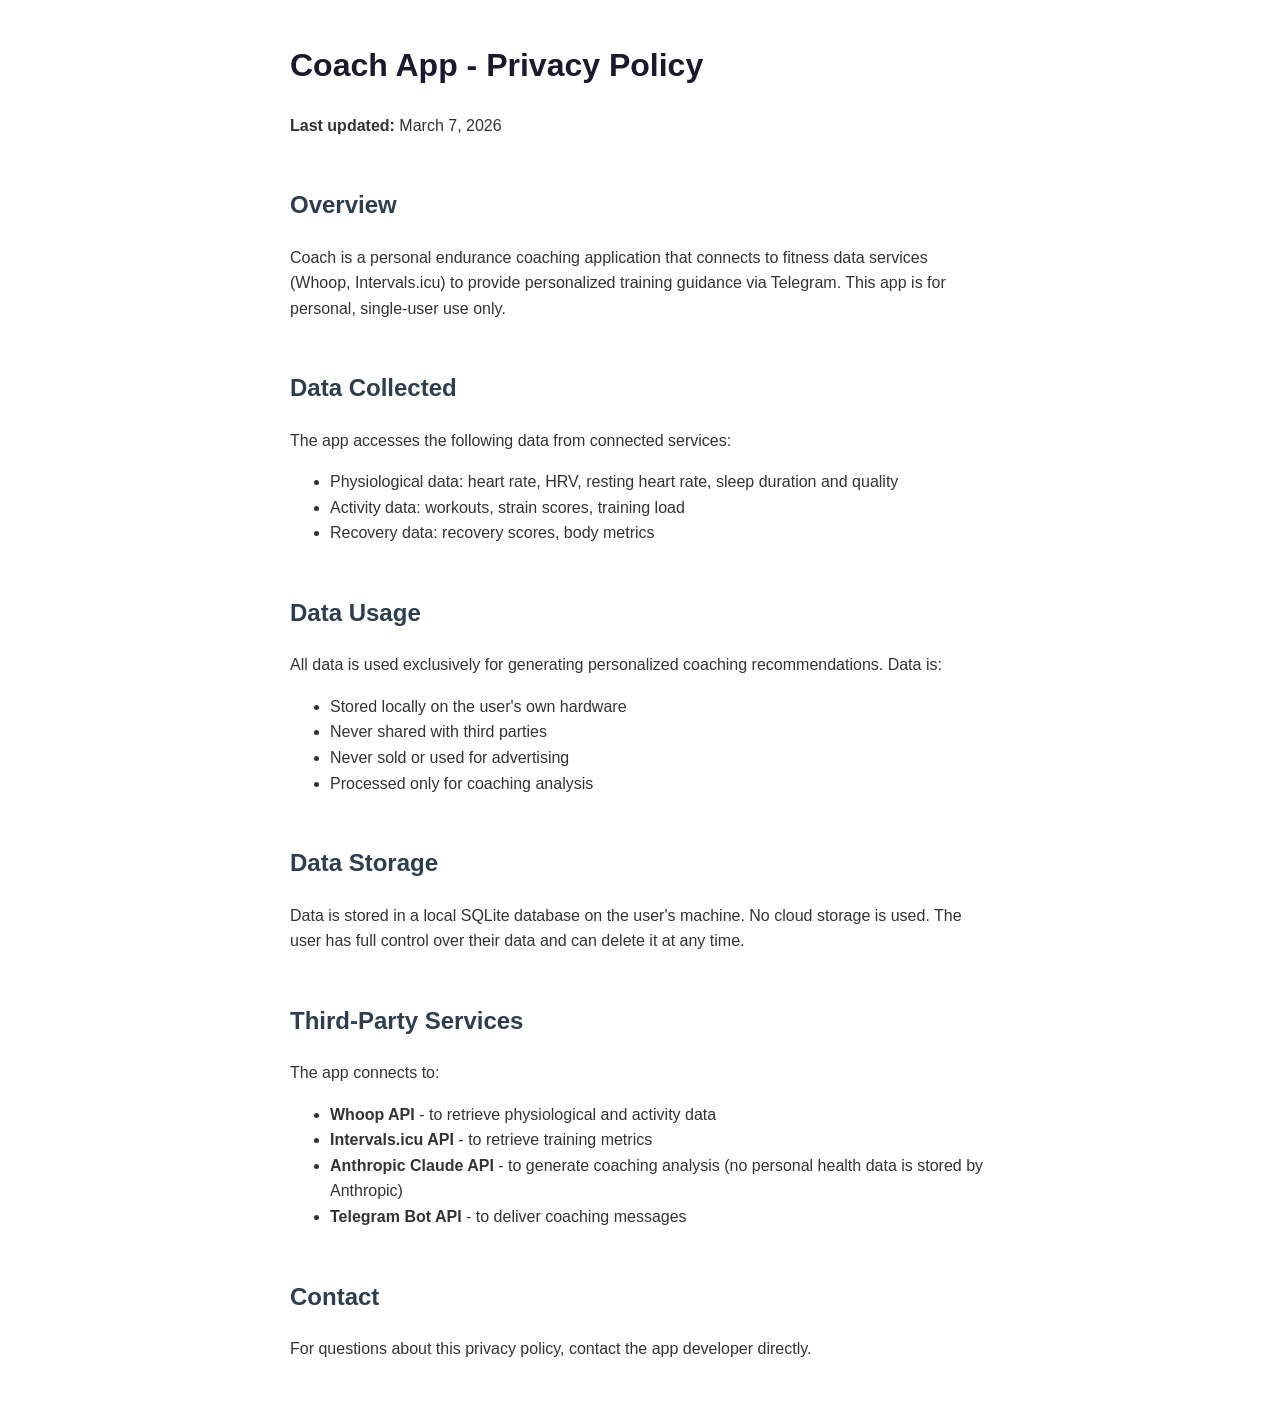
<file: privacy_policy.html>
<!DOCTYPE html>
<html lang="en">
<head>
    <meta charset="UTF-8">
    <meta name="viewport" content="width=device-width, initial-scale=1.0">
    <title>Coach App - Privacy Policy</title>
    <style>
        body { font-family: -apple-system, sans-serif; max-width: 700px; margin: 40px auto; padding: 0 20px; color: #333; line-height: 1.6; }
        h1 { color: #1a1a2e; }
        h2 { color: #2c3e50; margin-top: 2em; }
    </style>
</head>
<body>
    <h1>Coach App - Privacy Policy</h1>
    <p><strong>Last updated:</strong> March 7, 2026</p>

    <h2>Overview</h2>
    <p>Coach is a personal endurance coaching application that connects to fitness data services (Whoop, Intervals.icu) to provide personalized training guidance via Telegram. This app is for personal, single-user use only.</p>

    <h2>Data Collected</h2>
    <p>The app accesses the following data from connected services:</p>
    <ul>
        <li>Physiological data: heart rate, HRV, resting heart rate, sleep duration and quality</li>
        <li>Activity data: workouts, strain scores, training load</li>
        <li>Recovery data: recovery scores, body metrics</li>
    </ul>

    <h2>Data Usage</h2>
    <p>All data is used exclusively for generating personalized coaching recommendations. Data is:</p>
    <ul>
        <li>Stored locally on the user's own hardware</li>
        <li>Never shared with third parties</li>
        <li>Never sold or used for advertising</li>
        <li>Processed only for coaching analysis</li>
    </ul>

    <h2>Data Storage</h2>
    <p>Data is stored in a local SQLite database on the user's machine. No cloud storage is used. The user has full control over their data and can delete it at any time.</p>

    <h2>Third-Party Services</h2>
    <p>The app connects to:</p>
    <ul>
        <li><strong>Whoop API</strong> - to retrieve physiological and activity data</li>
        <li><strong>Intervals.icu API</strong> - to retrieve training metrics</li>
        <li><strong>Anthropic Claude API</strong> - to generate coaching analysis (no personal health data is stored by Anthropic)</li>
        <li><strong>Telegram Bot API</strong> - to deliver coaching messages</li>
    </ul>

    <h2>Contact</h2>
    <p>For questions about this privacy policy, contact the app developer directly.</p>
</body>
</html>
</file>
